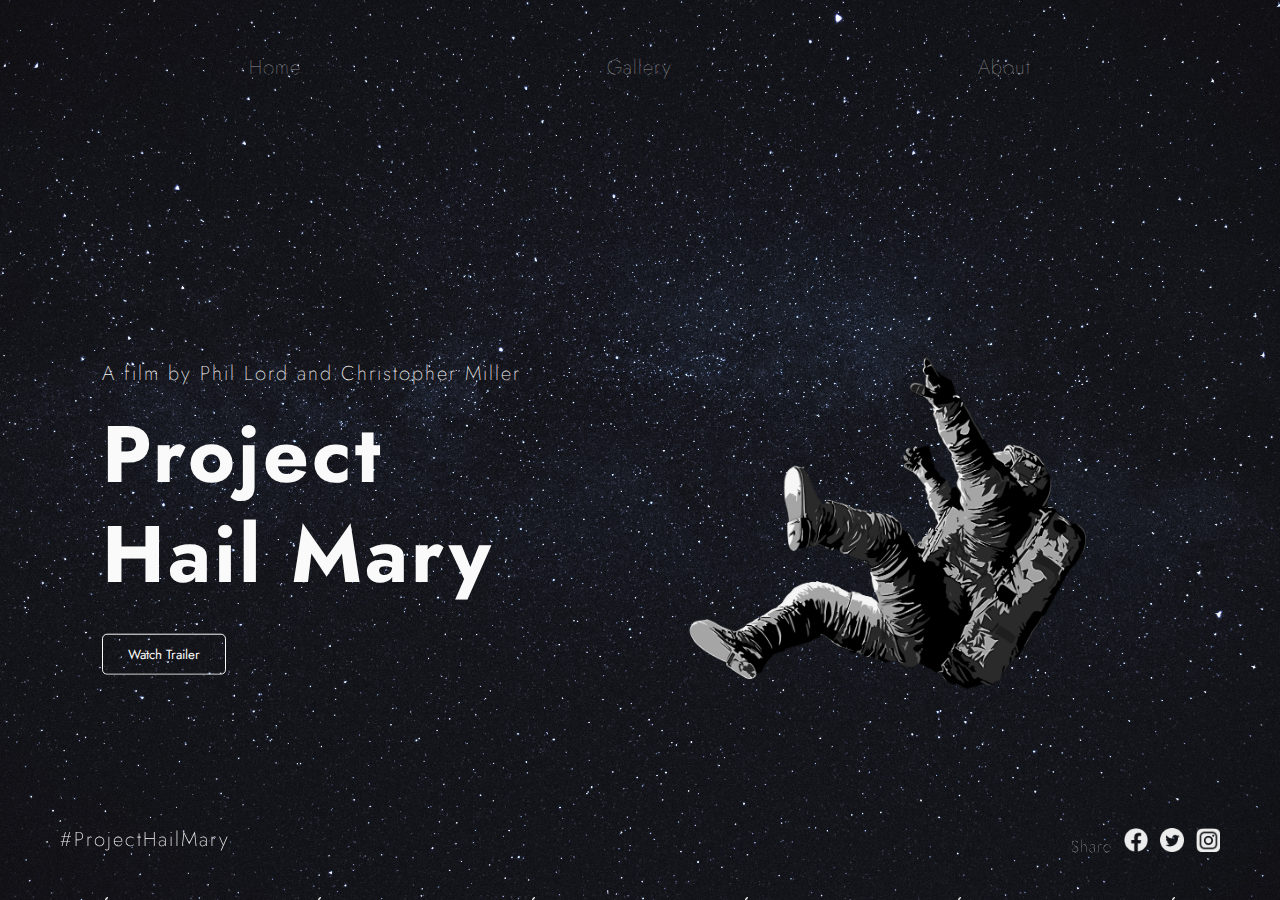
<file: index.html>
<!DOCTYPE html>
<html lang="en">
<head>
    <title>Project Hail Mary About</title>
    <meta charset="UTF-8">
    <meta name="viewport" content="width=device-width" initial-scale="1"> 
    <link rel="preconnect" href="https://fonts.googleapis.com">
<link rel="preconnect" href="https://fonts.gstatic.com" crossorigin>
<link href="https://fonts.googleapis.com/css2?family=Jost:wght@200;600;700&display=swap" rel="stylesheet">
    <link rel="stylesheet" href="style.css">

</head>
<body>
    <div class="hero">
        <div class="navbar">
            <a href="index.html">Home</a>
            <a href="gallery.html">Gallery</a>
            <a href="about.html">About</a>
        </div>
        <div class="content">
            <p>A film by Phil Lord and Christopher Miller</p>
            <h1>Project<br>Hail Mary</h1>
            <a href="trailer.html">
                <button type="button">Watch Trailer</button>
        </a>
        </div>
        <div class="astronaut">
            <img src="PNG/astronaut.png" alt="Floating astronaut">
        </div>
        <div class="space-dust">
            <img src="PNG/space-dust.png">
            <img src="PNG/space-dust.png">
            <img src="PNG/space-dust.png">
            <img src="PNG/space-dust.png">
            <img src="PNG/space-dust.png">
            <img src="PNG/space-dust.png">
        </div>
        <div class="footer">
            <p>#ProjectHailMary</p>
        </div>
        <div class="social-icons">
                <span class="share-text">Share</span>
                <a href="#" class="icon-facebook"></a>
                <a href="#" class="icon-twitter"></a>
                <a href="#" class="icon-instagram"></a>
        </div> 
    </div>
</body>
</html>
</file>
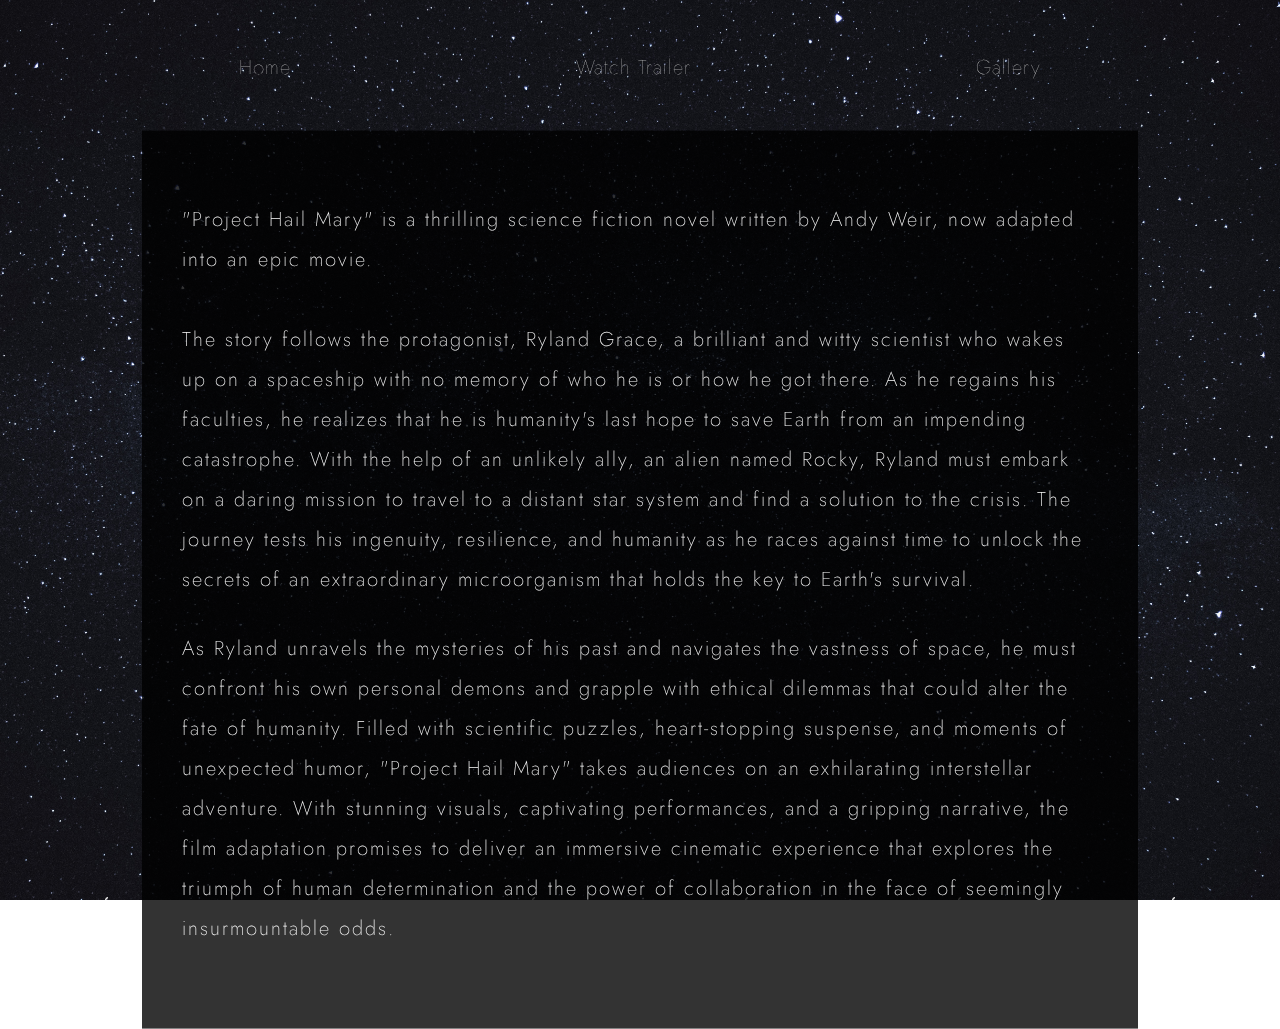
<file: about.html>
<!DOCTYPE html>
<html lang="en">
<head>
    <title>Project Hail Mary About</title>
    <meta charset="UTF-8">
    <meta name="viewport" content="width=device-width" initial-scale="1"> 
    <link rel="preconnect" href="https://fonts.googleapis.com">
<link rel="preconnect" href="https://fonts.gstatic.com" crossorigin>
<link href="https://fonts.googleapis.com/css2?family=Jost:wght@200;600;700&display=swap" rel="stylesheet">
    <link rel="stylesheet" href="style.css">
</head>
<body>
    <div class="hero">
        <div class="navbar">
            <a href="index.html">Home</a>
            <a href="trailer.html">Watch Trailer</a>
            <a href="gallery.html">Gallery</a>
      </div>
    </div>
    <div class="overlay">
            <br>
            <p>
                "Project Hail Mary" is a thrilling science fiction novel written by Andy Weir, now adapted into an epic movie.
                <br>
                <br>
                The story follows the protagonist, Ryland Grace, a brilliant and witty scientist who wakes up on a spaceship with no memory of who he is or how he got there. As he regains his faculties, he realizes that he is humanity's last hope to save Earth from an impending catastrophe. With the help of an unlikely ally, an alien named Rocky, Ryland must embark on a daring mission to travel to a distant star system and find a solution to the crisis. The journey tests his ingenuity, resilience, and humanity as he races against time to unlock the secrets of an extraordinary microorganism that holds the key to Earth's survival.
                <br>
                </p>
                <br>
                <p>
                    As Ryland unravels the mysteries of his past and navigates the vastness of space, he must confront his own personal demons and grapple with ethical dilemmas that could alter the fate of humanity. Filled with scientific puzzles, heart-stopping suspense, and moments of unexpected humor, "Project Hail Mary" takes audiences on an exhilarating interstellar adventure. With stunning visuals, captivating performances, and a gripping narrative, the film adaptation promises to deliver an immersive cinematic experience that explores the triumph of human determination and the power of collaboration in the face of seemingly insurmountable odds.
                <br>
                <br>
                </p>
            
    </div>
    <div class="space-dust">
        <img src="PNG/space-dust.png">
        <img src="PNG/space-dust.png">
        <img src="PNG/space-dust.png">
        <img src="PNG/space-dust.png">
        <img src="PNG/space-dust.png">
        <img src="PNG/space-dust.png">
    </div>
</body>
</html>
</file>
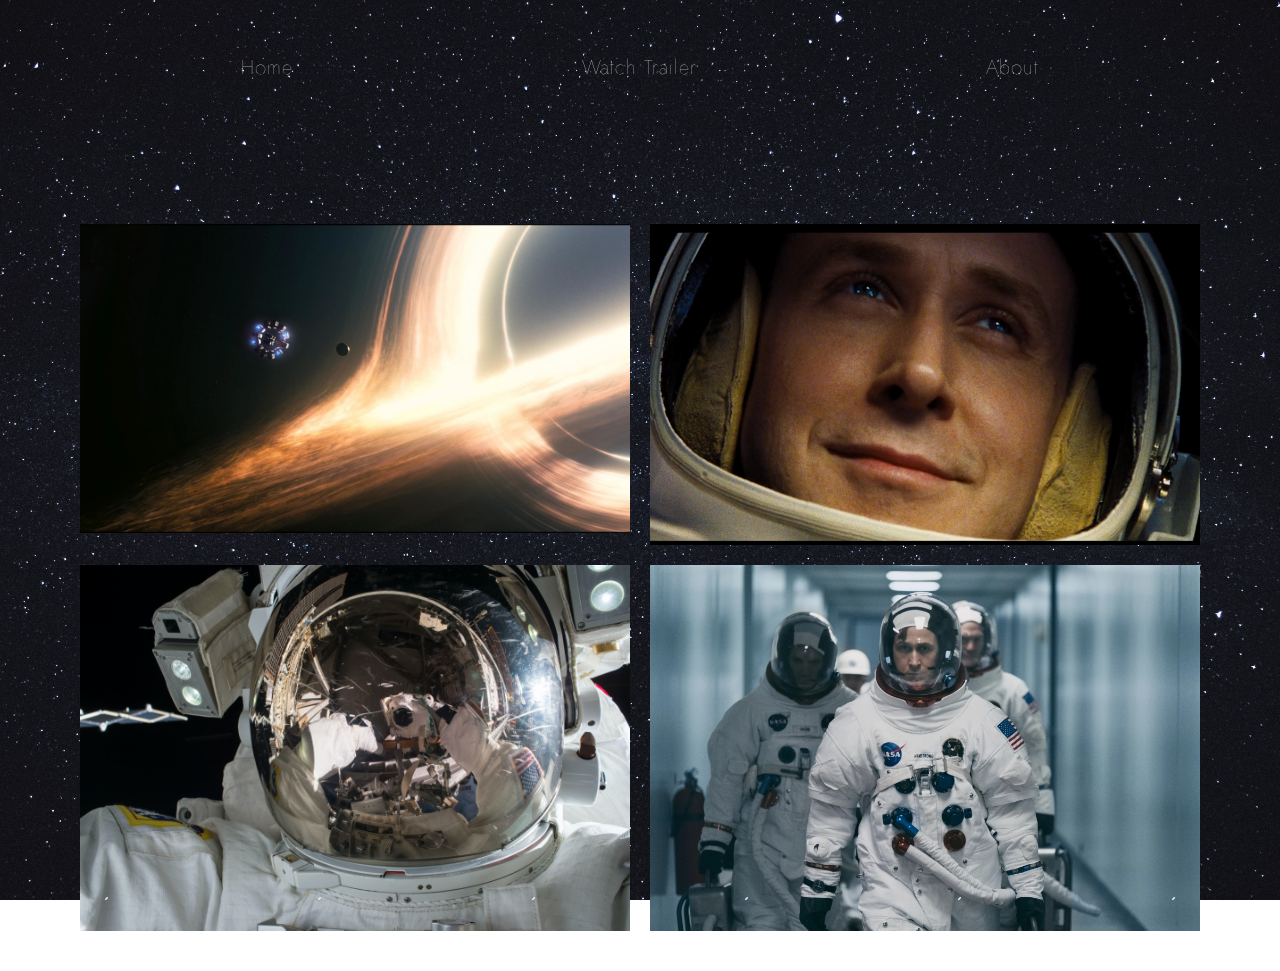
<file: gallery.html>
<!DOCTYPE html>
<html lang="en">
<head>
    <title>Project Hail Mary Gallery</title>
    <meta charset="UTF-8">
    <meta name="viewport" content="width=device-width" initial-scale="1"> 
    <link rel="preconnect" href="https://fonts.googleapis.com">
<link rel="preconnect" href="https://fonts.gstatic.com" crossorigin>
<link href="https://fonts.googleapis.com/css2?family=Jost:wght@200;600;700&display=swap" rel="stylesheet">
    <link rel="stylesheet" href="style.css">
</head>
<body>
    <div class="hero">
        <div class="navbar">
            <a href="index.html">Home</a>
            <a href="trailer.html">Watch Trailer</a>
            <a href="about.html">About</a>
        </div>
        <br>
        <div class="container">
          <div class="gallery">
            <img src="Images/black hole.jpeg" alt="Image 1">
            <img src="Images/Ryan Gosling.png" alt="Image 2">
            <img src="Images/Closeup.jpg" alt="Image 3">
            <img src="Images/Ryan Gosling Walking.webp" alt="Image 4">
          </div>
        </div>
        <div class="space-dust">
          <img src="PNG/space-dust.png">
          <img src="PNG/space-dust.png">
          <img src="PNG/space-dust.png">
          <img src="PNG/space-dust.png">
          <img src="PNG/space-dust.png">
          <img src="PNG/space-dust.png">
      </div>
        
</body>
</html>
</file>
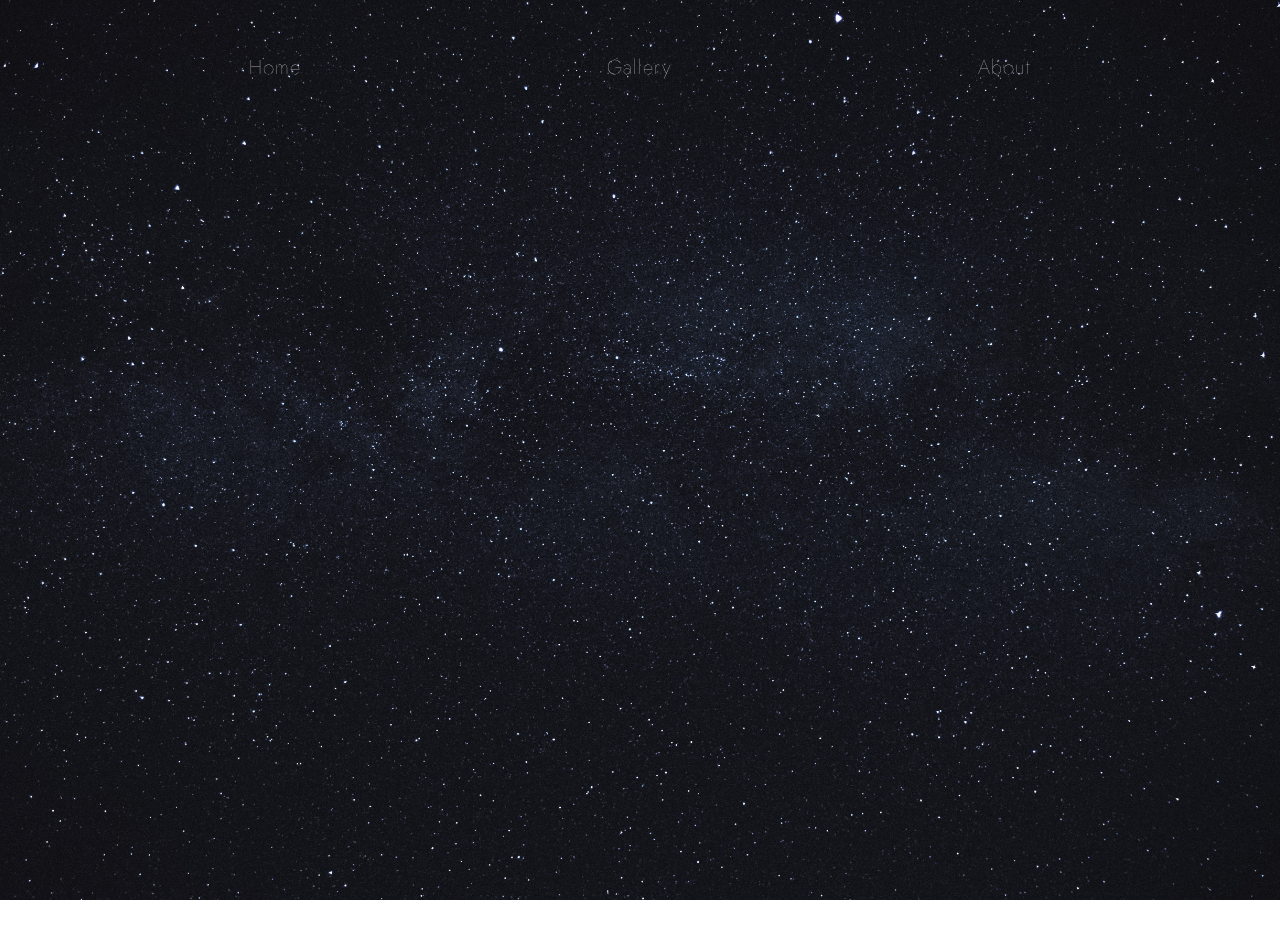
<file: trailer.html>
<!DOCTYPE html>
<html lang="en">
<head>
    <title>Trailer</title>
    <meta charset="UTF-8">
    <meta name="viewport" content="width=device-width" initial-scale="1"> 
    <title>Project Hail Mary Trailer</title>
    <link rel="preconnect" href="https://fonts.googleapis.com">
<link rel="preconnect" href="https://fonts.gstatic.com" crossorigin>
<link href="https://fonts.googleapis.com/css2?family=Jost:wght@200;600;700&display=swap" rel="stylesheet">
    <link rel="stylesheet" href="style.css">
</head>
<body>
    <div class="hero">
        <div class="navbar">
            <a href="index.html">Home</a>
            <a href="gallery.html">Gallery</a>
            <a href="about.html">About</a>
        </div>
        <div class="content-video">
            <iframe width="1120" height="630" src="https://www.youtube.com/embed/gzjXYW6JmGI" title="YouTube video player" frameborder="0" allow="accelerometer; autoplay; clipboard-write; encrypted-media; gyroscope; picture-in-picture; web-share" allowfullscreen></iframe>
        </div>
    </div>
</body>
</html>
</file>
<file: style.css>
* {
    box-sizing: border-box;
    margin: 0;
    padding: 0;
    font-family: 'Jost', sans-serif;
}

.hero {
    width: 100%;
    height: 100vh;
    background-image: url(Images/Hero.jpg);
    background-repeat: repeat-y;
    background-size: cover;
    background-position: center;
    position: relative;
}


.navbar{
    width: 85%;
    height: 15%;
    margin: auto;
    display: flex;
    align-items: center;
    justify-content: space-around;
    position: sticky;
    top: 0;
}

body {
    margin: 0;
    padding: 10;
    overflow: visible;
    letter-spacing: 1px;
    font-weight: 100;
    font-size: 20px;
}

a{
    text-decoration: solid;
    color: #fafafa;
    font-size: 20px;
    letter-spacing: 1px;
    transition: transform 0.3s;
}

a:hover{
    color:#cd8f00;
    transform: translateY(-5px);
}

button{
    color: #fafafa;
    padding: 10px 25px;
    background: transparent;
    border: 1px solid #fafafa;
    border-radius: 5px;
    outline: none;
    cursor: pointer;

    transition: transform 0.3s;
}

button:hover{
    color:#cd8f00;
    border-color:#cd8f00;
    transform: translateY(-5px);
}

.content{
    color: #fafafa;
    position: absolute;
    top: 50%;
    left: 8%;
    right: 8%;
    line-height: 32px;
    transform: translateY(-30%);
    z-index: 2;
    overflow: scroll;
}



.overlay { 
    color: #fafafa;
    position: absolute;
    top: 40%;
    left: 8%;
    right: 8%;
    background-color: rgba(0, 0, 0, 0.8); 
    transform: translateY(-30%);
    z-index: 2;
    overflow: scroll;
    margin: 40px;
    padding: 40px;
}

.content-video{
    color: #fbfcfd;
    position: absolute;
    top: 300px;
    left: 450px;
}

h1{
    font-size: 80px;
    margin: 10px 0 30px;
    line-height: 100px;
    letter-spacing: 3px;
    font-weight: 700;
    color: #fafafa;
}

p {
    letter-spacing: 2px;
    font-weight: 200;
    font-size: 20px;
    line-height: 40px;
}


.astronaut{
    width: 35%;
    height: 60%;
    margin-left: 50%;
    margin-top: 10%;
    display: flex;
    align-items: left;
    justify-content: left;
    animation: floating ease-in-out 15s infinite
}

.space-dust img{
    width: 3px;
    animation: space-dust 7s linear infinite;
}


.space-dust{
    width: 100%;
    display: flex;
    align-items: center;
    justify-content: space-around;
    position: absolute;
    bottom: 0;
}


@keyframes space-dust{
    0% {
        transform: translateY(0);
        opacity: 0;
    }
    5%{
        opacity: 1;
    }
    70%{
        opacity: 1;
    }
    100%{
        transform: translateY(-80vh);
        opacity: 0;
    }
}


.space-dust img:nth-child(1){
    animation-delay: 2s;
}
.space-dust img:nth-child(2){
    animation-delay: 1s;
}
.space-dust img:nth-child(3){
    animation-delay: 3s;
}
.space-dust img:nth-child(4){
    animation-delay: 4.5s;
}
.space-dust img:nth-child(5){
    animation-delay: 3s;
}


@keyframes floating{
    0% {
        transform: translate(0%, 0%);
    }
    50%{
        transform: translate(0%, 5%);
    }
    100%{
        transform: translate(0%, 0%);
    }
}

.container {
    max-width: 1200px;
    margin: 20px auto;
    padding: 40px;
    display: flex;
    flex-direction: column;
    align-items: center;
    justify-content: center;
    
  }

  .gallery {
    display: grid;
    grid-template-columns: repeat(2, 1fr);
    grid-gap: 20px;
  }
  
  .gallery img {
    width: 100%;
    height: auto;
  }

  .footer {
    position: fixed;
    bottom: 20px;
    left: 40px;
    margin-right: 5px;
    text-decoration: solid;
    color: #fafafa;
    font-size: 16px;
    letter-spacing: 1px;
    margin: 20px;
    size-adjust: initial;
    font-size: 16px;
  }

  .share-text {
    text-decoration: solid;
    color: #fafafa;
    font-size: 16px;
    letter-spacing: 1px;
  }

  .social-icons {
    position: fixed;
    bottom: 20px;
    right: 40px;
    margin: 20px;
    size-adjust: initial;
  }
  
  .social-icons a {
    display: inline-flex;
    width: 24px;
    height: 24px;
    background-size: cover;
    margin-left: 5px;
  }

  
  .icon-facebook {
    background-image: url("PNG/Facebook.png");
  }
  
  .icon-twitter {
    background-image: url("PNG/Twitter.png");
  }
  
  .icon-instagram {
    background-image: url("PNG/Instagram.png");
  }
</file>
